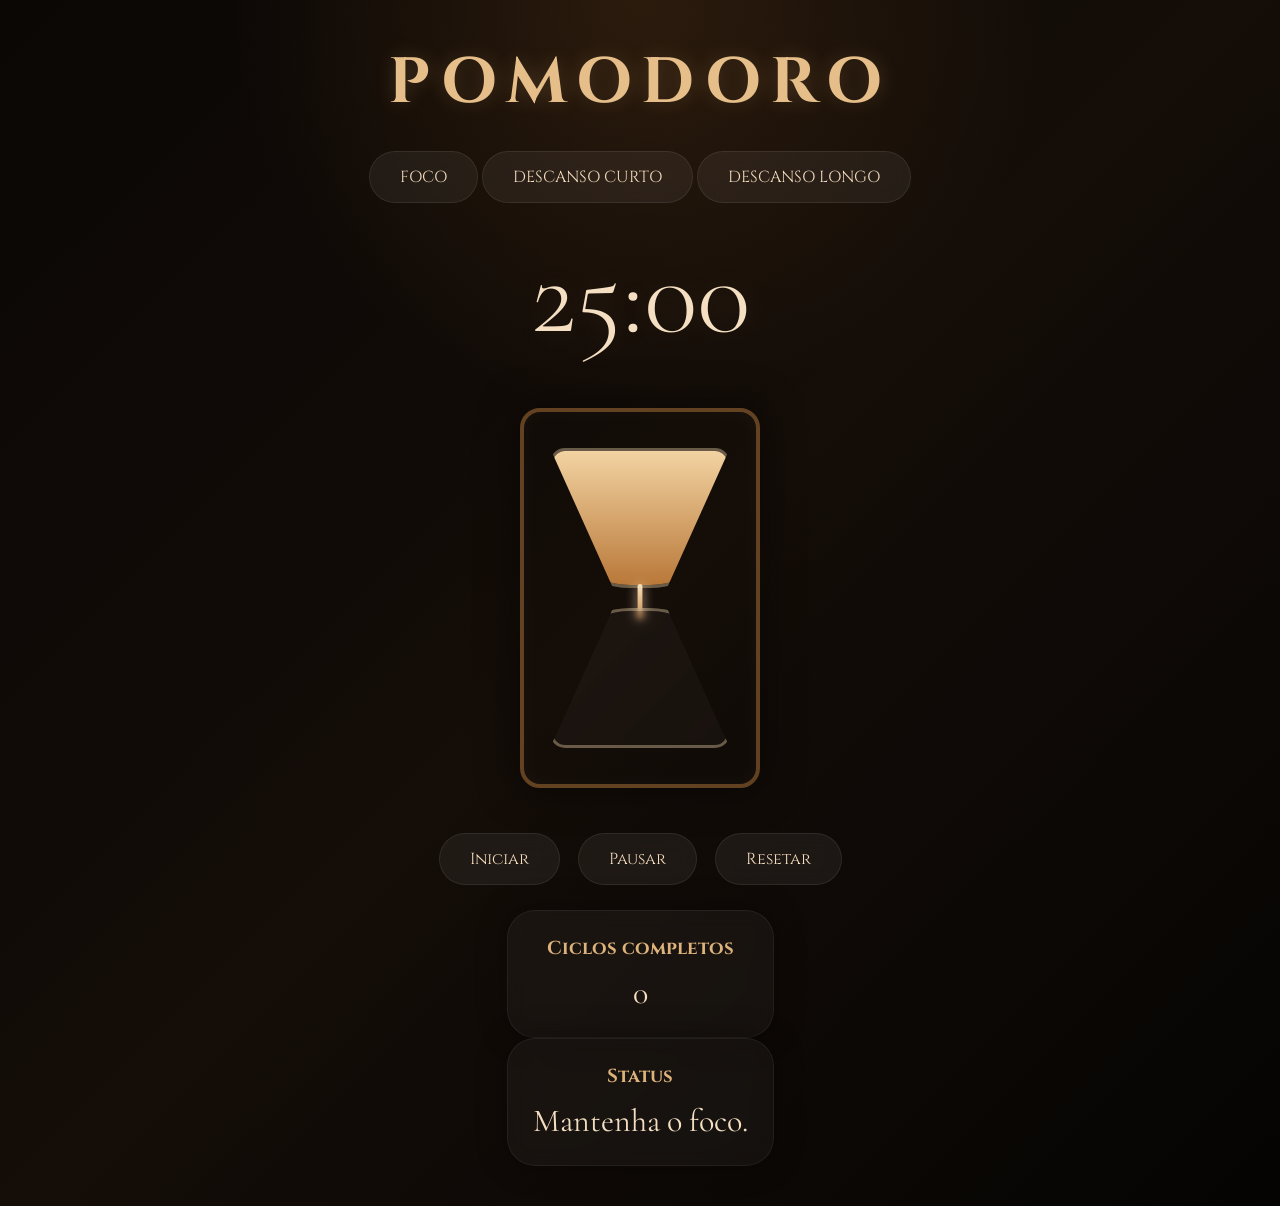
<file: index.html>
<!DOCTYPE html>
<html lang="pt-BR">
<head>
<meta charset="UTF-8" />
<meta name="viewport" content="width=device-width, initial-scale=1.0"/>

<title>Pomodoro Vintage</title>
    
<link rel="preconnect" href="https://fonts.googleapis.com">
<link rel="preconnect" href="https://fonts.gstatic.com" crossorigin>

<link href="https://fonts.googleapis.com/css2?family=Cinzel:wght@400;600&family=Cormorant+Garamond:wght@300;400;500&display=swap" rel="stylesheet">

<style>

*{
    margin:0;
    padding:0;
    box-sizing:border-box;
}

body{
   min-height:100dvh;

    background:
    radial-gradient(circle at top, rgba(173,105,42,0.18), transparent 30%),
    linear-gradient(135deg,#0a0705,#140d08,#050403);

    overflow-y:auto;
    overflow-x:hidden;

    display:flex;
    justify-content:center;
    align-items:center;

    color:#f5dfc2;

    font-family:'Cormorant Garamond', serif;
}

.container{

    width:100%;
    max-width:1200px;

    display:flex;
    flex-direction:column;
    align-items:center;

    gap:25px;

    padding:40px 0;

    position:relative;
}

.title{

    font-family:'Cinzel', serif;

    letter-spacing:10px;

    font-size:4rem;

    color:#e6be8a;

    text-shadow:
    0 0 20px rgba(255,196,120,0.2);
}

.mode{

    letter-spacing:8px;

    font-size:1.2rem;

    color:#f7d8b0;
}

.timer{

    font-size:7rem;

    font-weight:300;

    text-shadow:
    0 0 30px rgba(255,220,180,0.12);
}

/* AMPULHETA */

.hourglass-area{

    position:relative;

    width:300px;
    height:420px;

    display:flex;
    justify-content:center;
    align-items:center;
}

.frame{

    position:absolute;

    width:240px;
    height:380px;

    border-radius:20px;

    border:4px solid rgba(180,120,60,0.5);

    box-shadow:
    0 0 40px rgba(0,0,0,0.5),
    inset 0 0 20px rgba(255,255,255,0.03);
}

.hourglass{

    position:relative;

    width:180px;
    height:300px;
}

.top,
.bottom{

    position:absolute;

    width:180px;
    height:140px;

    overflow:hidden;

    border:3px solid rgba(255,225,180,0.35);

    background:rgba(255,255,255,0.03);

    backdrop-filter:blur(3px);
}

.top{

    top:0;

    clip-path:polygon(
    0 0,
    100% 0,
    65% 100%,
    35% 100%
    );

    border-radius:15px 15px 80px 80px;
}

.bottom{

    bottom:0;

    clip-path:polygon(
    35% 0,
    65% 0,
    100% 100%,
    0 100%
    );

    border-radius:80px 80px 15px 15px;
}

.sand-top{

    position:absolute;
    bottom:0;

    width:100%;
    height:100%;

    background:
    linear-gradient(to bottom,#f2d3a2,#b97839);
}

.sand-bottom{

    position:absolute;
    bottom:0;

    width:100%;
    height:0%;

    background:
    linear-gradient(to top,#f2d3a2,#b97839);
}

.stream{

    position:absolute;

    left:50%;
    top:136px;

    transform:translateX(-50%);

    width:5px;
    height:35px;

    background:
    linear-gradient(to bottom,#f8e3bc,#c88b4f);

    border-radius:999px;

    box-shadow:
    0 0 12px rgba(255,220,180,0.8);

    animation:fall .15s linear infinite;
}

@keyframes fall{

    from{
        transform:
        translateX(-50%)
        translateY(-2px);
    }

    to{
        transform:
        translateX(-50%)
        translateY(2px);
    }
}

/* BOTÕES */

.buttons{

    display:flex;
    gap:18px;
}

button{

    border:none;

    padding:14px 30px;

    border-radius:999px;

    cursor:pointer;

    font-size:1rem;

    font-family:'Cinzel', serif;

    color:#f7dfc0;

    background:
    rgba(255,255,255,0.06);

    border:1px solid rgba(255,255,255,0.08);

    backdrop-filter:blur(10px);

    transition:.3s;
}

button:hover{

    transform:translateY(-2px);

    background:
    rgba(255,255,255,0.1);

    box-shadow:
    0 0 25px rgba(255,196,120,0.15);
}

<div class="modes">

    <button class="mode-btn active" onclick="setMode('focus')">
        FOCO
    </button>

    <button class="mode-btn" onclick="setMode('short')">
        DESCANSO CURTO
    </button>

    <button class="mode-btn" onclick="setMode('long')">
        DESCANSO LONGO
    </button>

</div>

/* CARDS */

.info{

    display:flex;
    gap:20px;

    margin-top:10px;
}

.card{

    min-width:240px;

    padding:25px;

    border-radius:28px;

    background:
    rgba(255,255,255,0.04);

    border:1px solid rgba(255,255,255,0.06);

    text-align:center;

    backdrop-filter:blur(10px);

    box-shadow:
    0 0 30px rgba(0,0,0,0.35);
}

.card h3{

    font-family:'Cinzel', serif;

    color:#ddb27b;

    margin-bottom:12px;
}

.card p{

    font-size:2rem;
}

/* RESPONSIVO */

@media(max-width:768px){

    .title{
        font-size:2.5rem;
        text-align:center;
    }

    .timer{
        font-size:4rem;
    }

    .hourglass-area{
        transform:scale(.8);
    }

    .info{
        flex-direction:column;
    }

    .buttons{
        flex-wrap:wrap;
        justify-content:center;
    }
}

</style>
</head>
<body>

<div class="container">

    <h1 class="title">POMODORO</h1>

    <div class="modes">

    <button class="mode-btn active" onclick="setMode('focus')">
        FOCO
    </button>

    <button class="mode-btn" onclick="setMode('short')">
        DESCANSO CURTO
    </button>

    <button class="mode-btn" onclick="setMode('long')">
        DESCANSO LONGO
    </button>

</div>

    <div class="timer" id="timer">25:00</div>

    <div class="hourglass-area">

        <div class="frame"></div>

        <div class="hourglass">

            <div class="top">
                <div class="sand-top" id="sandTop"></div>
            </div>

            <div class="stream" id="stream"></div>

            <div class="bottom">
                <div class="sand-bottom" id="sandBottom"></div>
            </div>

        </div>

    </div>

    <div class="buttons">

        <button onclick="startTimer()">
            Iniciar
        </button>

        <button onclick="pauseTimer()">
            Pausar
        </button>

        <button onclick="resetTimer()">
            Resetar
        </button>

    </div>

    <div class="info">

        <div class="card">

            <h3>Ciclos completos</h3>

            <p id="cycles">0</p>

        </div>

        <div class="card">

            <h3>Status</h3>

            <p id="status">
                Mantenha o foco.
            </p>

        </div>

    </div>

</div>

<script>

let focusTime = 25 * 60
let breakTime = 5 * 60

let time = focusTime
let totalTime = focusTime

let isRunning = false
let isFocus = true

let cycles = 0

let interval = null
    
const modeButtons =
document.querySelectorAll('.mode-btn')
const timer = document.getElementById('timer')
const cyclesEl = document.getElementById('cycles')
const statusEl = document.getElementById('status')

const sandTop = document.getElementById('sandTop')
const sandBottom = document.getElementById('sandBottom')

function updateDisplay(){

    const minutes = Math.floor(time / 60)
    const seconds = time % 60

    timer.innerText =
    `${String(minutes).padStart(2,'0')}:${String(seconds).padStart(2,'0')}`

    const progress = time / totalTime

    sandTop.style.height =
    `${progress * 100}%`

    sandBottom.style.height =
    `${(1 - progress) * 100}%`
}

function setMode(modeType){

    clearInterval(interval)

    isRunning = false

    modeButtons.forEach(btn=>{
        btn.classList.remove('active')
    })

    if(modeType === 'focus'){

        time = 25 * 60
        totalTime = time

        document
        .querySelectorAll('.mode-btn')[0]
        .classList.add('active')

        statusEl.innerText =
        'Hora de mergulhar nos estudos ✨'
    }

    if(modeType === 'short'){

        time = 5 * 60
        totalTime = time

        document
        .querySelectorAll('.mode-btn')[1]
        .classList.add('active')

        statusEl.innerText =
        'Pausa curta ☕'
    }

    if(modeType === 'long'){

        time = 20 * 60
        totalTime = time

        document
        .querySelectorAll('.mode-btn')[2]
        .classList.add('active')

        statusEl.innerText =
        'Descanso longo 🌙'
    }

    updateDisplay()
}

function startTimer(){

    if(isRunning) return

    isRunning = true

    interval = setInterval(()=>{

        time--

        updateDisplay()

        if(time <= 0){

            clearInterval(interval)

            isRunning = false

            switchMode()

            startTimer()
        }

    },1000)
}

function pauseTimer(){

    clearInterval(interval)

    isRunning = false
}

function resetTimer(){

    clearInterval(interval)

    isRunning = false

    isFocus = true

    time = focusTime
    totalTime = focusTime

    mode.innerText = 'FOCO'

    statusEl.innerText =
    'Mantenha o foco.'

    updateDisplay()
}

const today = new Date().toLocaleDateString()

const savedDate = localStorage.getItem('pomodoro-date')
const savedCycles = localStorage.getItem('pomodoro-cycles')

if(savedDate === today){

    cycles = Number(savedCycles || 0)

}else{

    cycles = 0

    localStorage.setItem('pomodoro-date', today)
}

cyclesEl.innerText = cycles
localStorage.setItem('pomodoro-cycles', cycles)
localStorage.setItem('pomodoro-date', today)


updateDisplay()

</script>

</body>
</html>
</file>
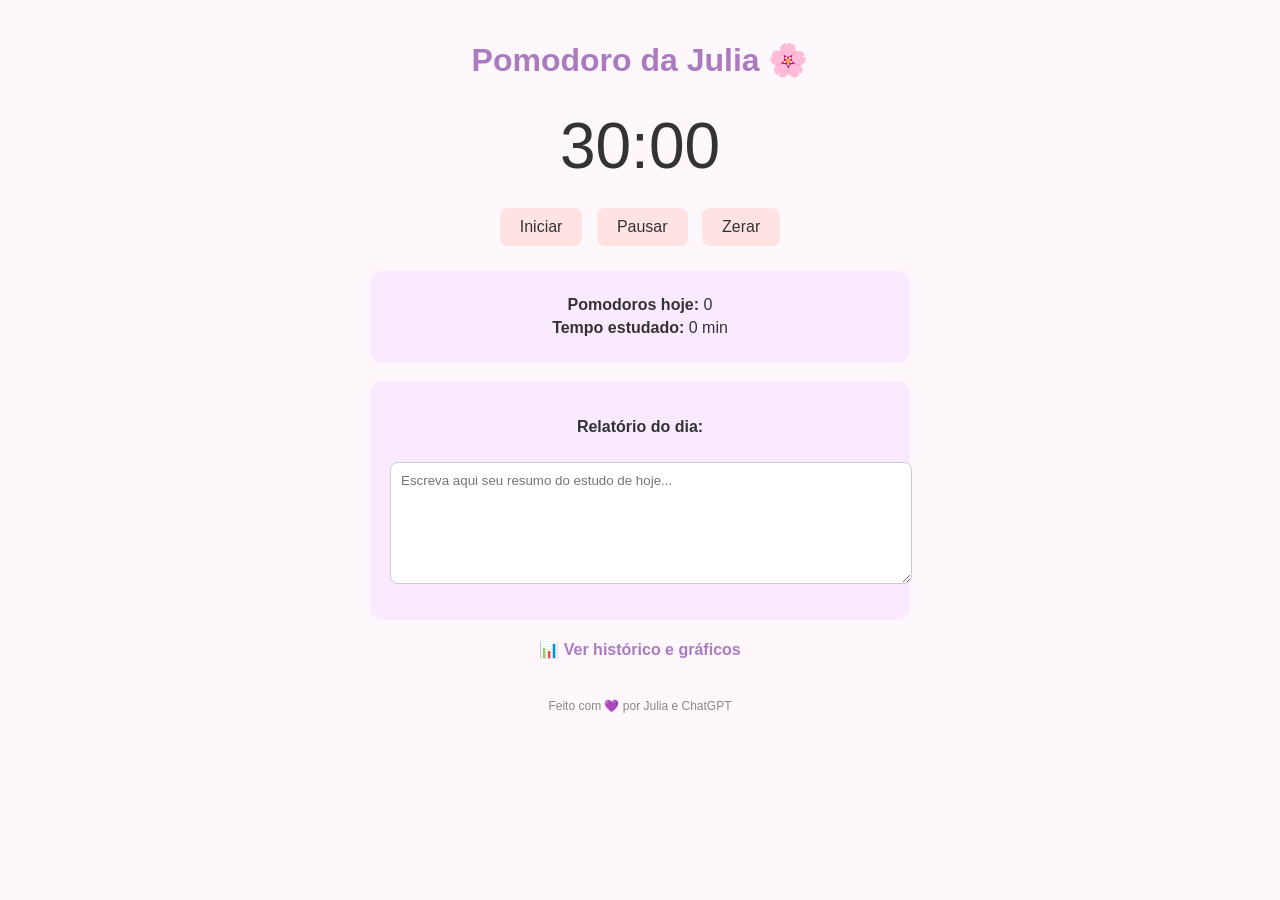
<file: home.html>
<!DOCTYPE html>
<html lang="pt-br">
<head>
  <meta charset="UTF-8" />
  <meta name="viewport" content="width=device-width, initial-scale=1.0"/>
  <title>Pomodoro da Julia 🍅</title>
  <style>
    body {
      font-family: 'Segoe UI', sans-serif;
      background-color: #fef7fb;
      color: #333;
      margin: 0;
      padding: 20px;
      display: flex;
      flex-direction: column;
      align-items: center;
    }

    h1 {
      color: #ab7bc0;
      margin-bottom: 10px;
    }

    .timer {
      font-size: 64px;
      margin: 20px;
    }

    .buttons button {
      background-color: #ffe3e3;
      border: none;
      color: #333;
      padding: 10px 20px;
      margin: 5px;
      border-radius: 8px;
      font-size: 16px;
      cursor: pointer;
      transition: 0.2s ease;
    }

    .buttons button:hover {
      background-color: #ffd6d6;
    }

    .info, .relatorio {
      margin-top: 20px;
      background: #f9eaff;
      padding: 20px;
      border-radius: 12px;
      width: 90%;
      max-width: 500px;
      text-align: center;
    }

    .info p {
      margin: 5px 0;
    }

    textarea {
      width: 100%;
      height: 100px;
      margin-top: 10px;
      padding: 10px;
      border-radius: 8px;
      border: 1px solid #ccc;
      resize: vertical;
      font-family: 'Segoe UI', sans-serif;
    }

    .footer {
      margin-top: 40px;
      font-size: 12px;
      color: #888;
    }

    .nav {
      margin-top: 20px;
    }

    .nav a {
      text-decoration: none;
      color: #ab7bc0;
      font-weight: bold;
    }

    .nav a:hover {
      text-decoration: underline;
    }
  </style>
</head>
<body>
  <h1>Pomodoro da Julia 🌸</h1>
  <div class="timer" id="timer">30:00</div>

  <div class="buttons">
    <button onclick="startTimer()">Iniciar</button>
    <button onclick="pauseTimer()">Pausar</button>
    <button onclick="resetTimer()">Zerar</button>
  </div>

  <div class="info">
    <p><strong>Pomodoros hoje:</strong> <span id="pomodorosHoje">0</span></p>
    <p><strong>Tempo estudado:</strong> <span id="tempoHoje">0</span> min</p>
  </div>

  <div class="relatorio">
    <p><strong>Relatório do dia:</strong></p>
    <textarea id="relatorioTexto" placeholder="Escreva aqui seu resumo do estudo de hoje..."></textarea>
    <p id="statusSalvar" style="font-size: 12px; color: #666; margin-top: 5px;"></p>
  </div>

  <div class="nav">
    <a href="historico.html">📊 Ver histórico e gráficos</a>
  </div>

  <div class="footer">
    Feito com 💜 por Julia e ChatGPT
  </div>

  <script>
    let tempo = 30 * 60; // 30 minutos
    let timer;
    let rodando = false;

    function formatar(segundos) {
      const m = Math.floor(segundos / 60).toString().padStart(2, '0');
      const s = (segundos % 60).toString().padStart(2, '0');
      return `${m}:${s}`;
    }

    function startTimer() {
      if (!rodando) {
        rodando = true;
        timer = setInterval(() => {
          if (tempo > 0) {
            tempo--;
            document.getElementById('timer').textContent = formatar(tempo);
          } else {
            clearInterval(timer);
            rodando = false;
            salvarPomodoro();
            alert("Pomodoro finalizado! Hora da pausa 😊");
            tempo = 8 * 60;
            document.getElementById('timer').textContent = formatar(tempo);
          }
        }, 1000);
      }
    }

    function pauseTimer() {
      clearInterval(timer);
      rodando = false;
    }

    function resetTimer() {
      clearInterval(timer);
      rodando = false;
      tempo = 30 * 60;
      document.getElementById('timer').textContent = formatar(tempo);
    }

    function salvarPomodoro() {
      const hoje = new Date().toISOString().slice(0, 10);
      const data = JSON.parse(localStorage.getItem("pomodoros") || "{}");
      if (!data[hoje]) {
        data[hoje] = { pomodoros: 0, tempo: 0, relatorio: "" };
      }
      data[hoje].pomodoros += 1;
      data[hoje].tempo += 30;
      data[hoje].relatorio = document.getElementById('relatorioTexto').value;
      localStorage.setItem("pomodoros", JSON.stringify(data));
      atualizarTela();
    }

    function salvarRelatorioTexto() {
      const hoje = new Date().toISOString().slice(0, 10);
      const texto = document.getElementById('relatorioTexto').value;
      const data = JSON.parse(localStorage.getItem("pomodoros") || "{}");
      if (!data[hoje]) {
        data[hoje] = { pomodoros: 0, tempo: 0, relatorio: "" };
      }
      data[hoje].relatorio = texto;
      localStorage.setItem("pomodoros", JSON.stringify(data));
      document.getElementById('statusSalvar').textContent = "Relatório salvo!";
      setTimeout(() => {
        document.getElementById('statusSalvar').textContent = "";
      }, 2000);
    }

    function atualizarTela() {
      const hoje = new Date().toISOString().slice(0, 10);
      const data = JSON.parse(localStorage.getItem("pomodoros") || "{}");
      const hojeData = data[hoje] || { pomodoros: 0, tempo: 0, relatorio: "" };
      document.getElementById('pomodorosHoje').textContent = hojeData.pomodoros;
      document.getElementById('tempoHoje').textContent = hojeData.tempo;
      document.getElementById('relatorioTexto').value = hojeData.relatorio || "";
    }

    document.getElementById('relatorioTexto').addEventListener("input", salvarRelatorioTexto);
    atualizarTela();
  </script>
</body>
</html>
</file>
